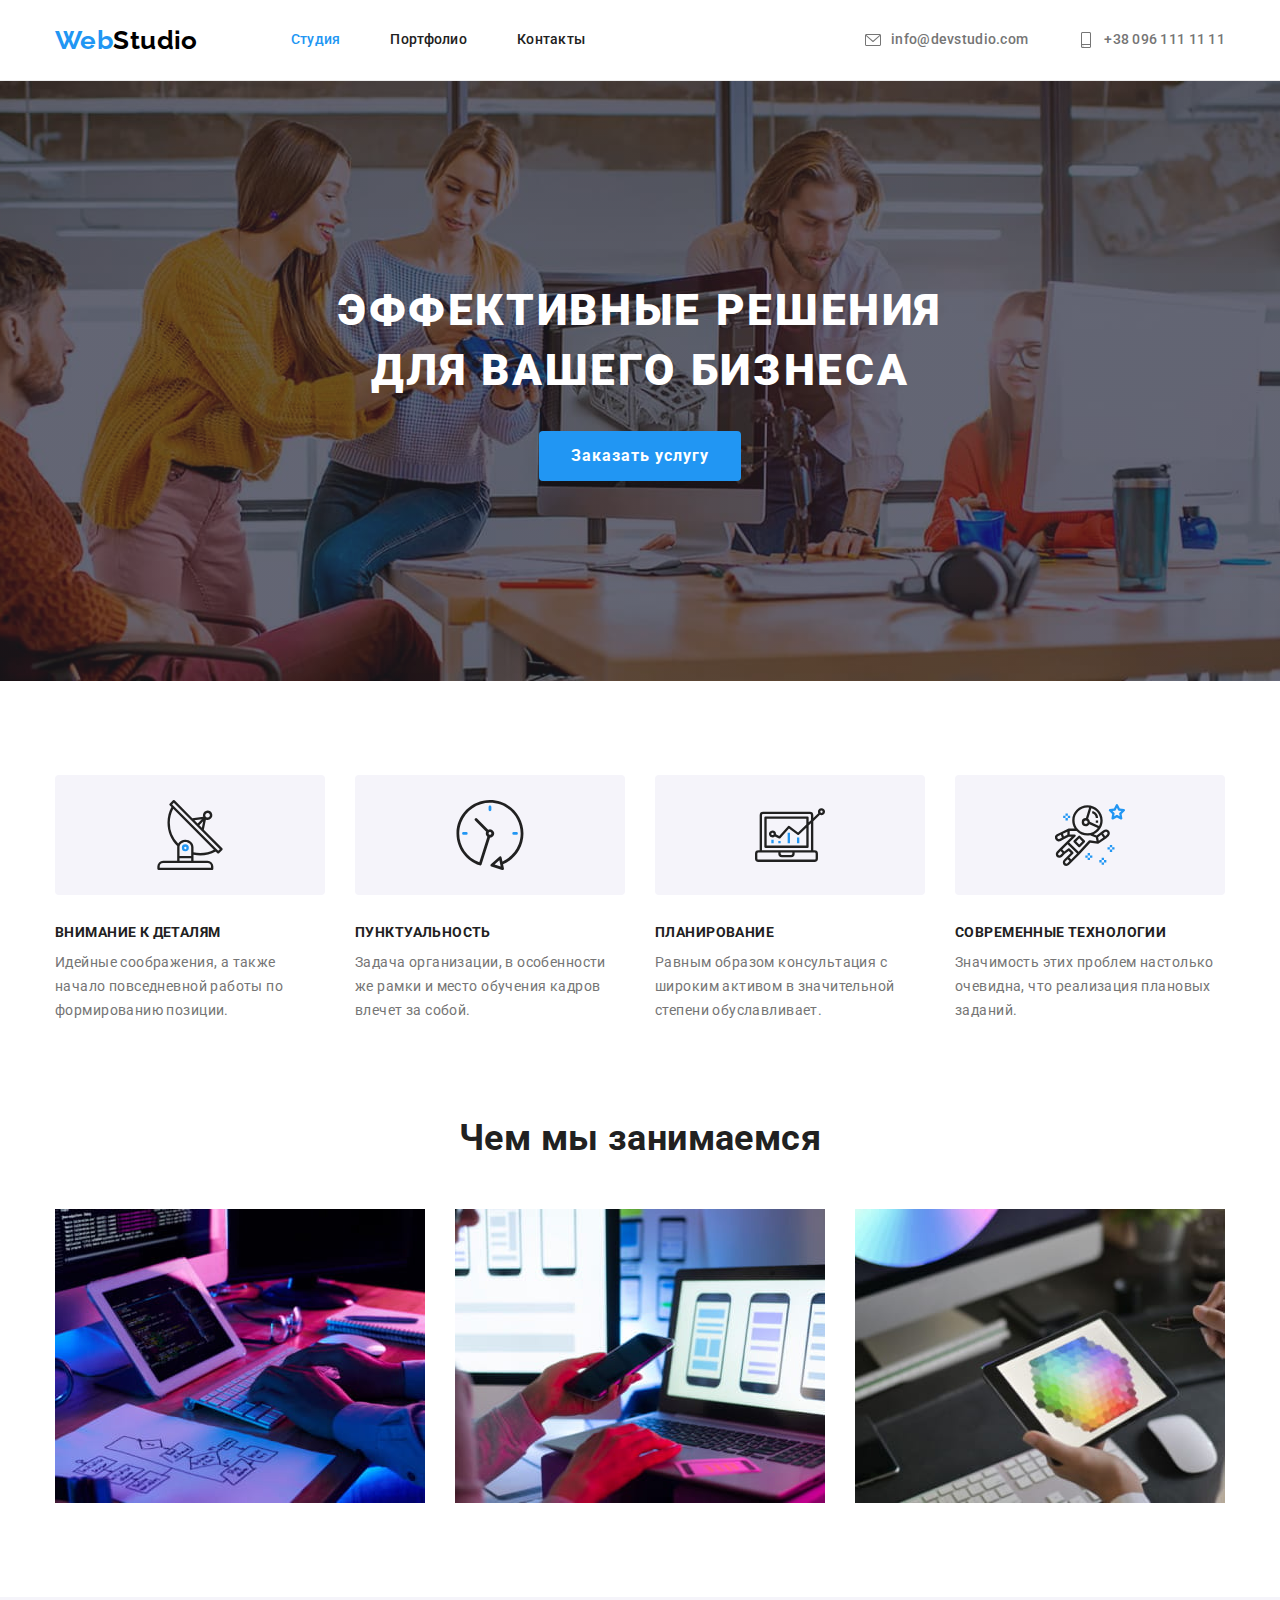
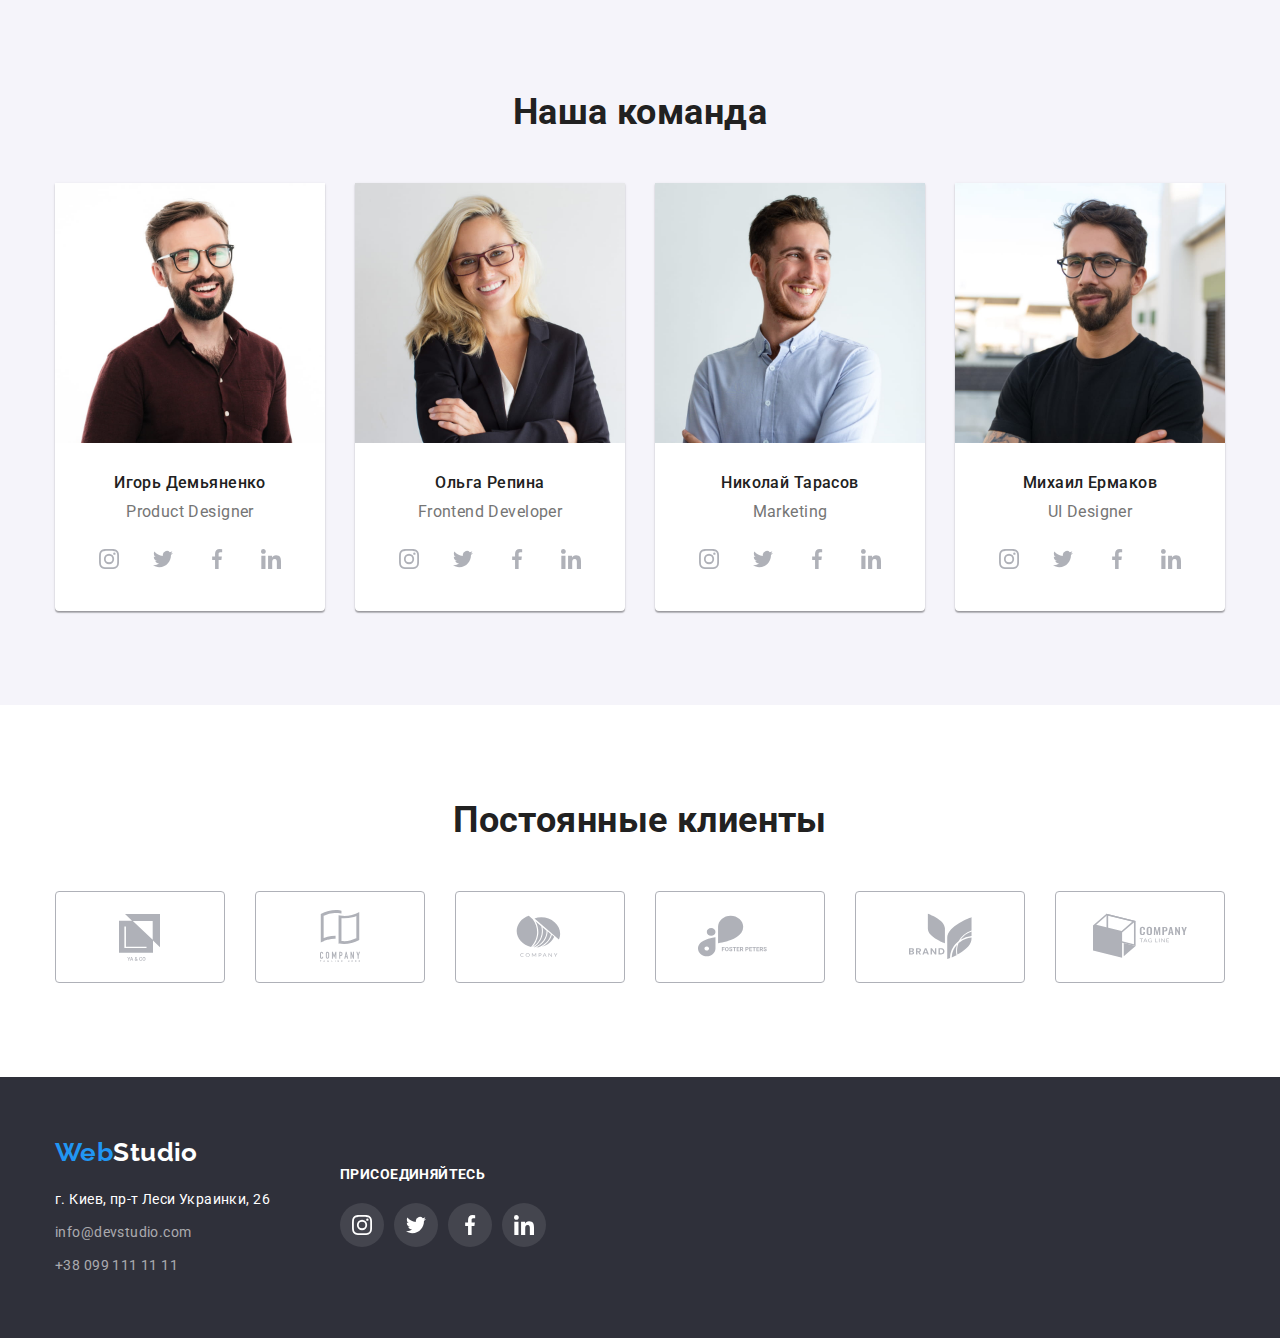
<file: index.html>
<!DOCTYPE html>
<html lang="ru">
  <head>
    <meta charset="UTF-8" />
    <meta http-equiv="X-UA-Compatible" content="IE=edge" />
    <meta name="viewport" content="width=device-width, initial-scale=1.0" />
    <title>Студия</title>
    <link rel="preconnect" href="https://fonts.googleapis.com" />
    <link rel="preconnect" href="https://fonts.gstatic.com" crossorigin />
    <link
      href="https://fonts.googleapis.com/css2?family=Raleway:wght@700&family=Roboto:wght@400;500;700;900&display=swap"
      rel="stylesheet"
    />
    <link
      rel="stylesheet"
      href="https://cdnjs.cloudflare.com/ajax/libs/modern-normalize/1.1.0/modern-normalize.min.css"
    />
    <link rel="stylesheet" href="./css/styles.css" />
  </head>
  <body>
    <!-- Header -->
    <header class="header">
      <div class="container header-content">
        <!-- Navigation -->
        <nav class="navigate">
          <!-- logo and link to homepage -->
          <a class="link logo" href="./index.html"> Web<span class="logo-header">Studio</span> </a>
          <!-- list of links to website pages -->
          <ul class="list site-nav">
            <li class="item"><a class="link current" href="./index.html">Студия</a></li>
            <li class="item"><a class="link" href="./portfolio.html">Портфолио</a></li>
            <li class="item"><a class="link" href="">Контакты</a></li>
          </ul>
        </nav>
        <!-- contacts -->
        <ul class="list contacts-nav">
          <li class="item">
            <a class="link" href="mailto:info@devstudio.com">
              <div class="icon-thumb">
                <svg class="icon" width="16" height="16">
                  <use href="./images/icons.svg#header-mail"></use>
                </svg>
              </div>
              info@devstudio.com
            </a>
          </li>
          <li class="item">
            <a class="link" href="tel:+380961111111">
              <div class="icon-thumb">
                <svg class="icon" width="16" height="16">
                  <use href="./images/icons.svg#header-tel"></use>
                </svg>
              </div>
              +38 096 111 11 11
            </a>
          </li>
        </ul>
      </div>
    </header>
    <!-- Main content -->
    <main>
      <!-- block hero -->
      <section class="hero">
        <div class="container">
          <h1 class="hero-title">Эффективные решения для вашего бизнеса</h1>
          <button class="button primary" type="button">Заказать услугу</button>
        </div>
      </section>

      <!-- features of the studio -->
      <section class="section no-bottom">
        <div class="container">
          <!-- hidden title -->
          <h2 class="section-title hidden">Особенности</h2>
          <ul class="list features-list">
            <li class="item">
              <div class="icon-thumb">
                <svg class="icon" width="70" height="70">
                  <use href="./images/icons.svg#features-antenna"></use>
                </svg>
              </div>
              <h3 class="title">Внимание к деталям</h3>
              <p class="text">
                Идейные соображения, а также начало повседневной работы по формированию позиции.
              </p>
            </li>
            <li class="item">
              <div class="icon-thumb">
                <svg class="icon" width="70" height="70">
                  <use href="./images/icons.svg#features-clock"></use>
                </svg>
              </div>
              <h3 class="title">Пунктуальность</h3>
              <p class="text">
                Задача организации, в особенности же рамки и место обучения кадров влечет за собой.
              </p>
            </li>
            <li class="item">
              <div class="icon-thumb">
                <svg class="icon" width="70" height="70">
                  <use href="./images/icons.svg#features-diagram"></use>
                </svg>
              </div>
              <h3 class="title">Планирование</h3>
              <p class="text">
                Равным образом консультация с широким активом в значительной степени обуславливает.
              </p>
            </li>
            <li class="item">
              <div class="icon-thumb">
                <svg class="icon" width="70" height="70">
                  <use href="./images/icons.svg#features-astronaut"></use>
                </svg>
              </div>
              <h3 class="title">Современные технологии</h3>
              <p class="text">
                Значимость этих проблем настолько очевидна, что реализация плановых заданий.
              </p>
            </li>
          </ul>
        </div>
      </section>

      <!-- what are we doing -->
      <section class="section">
        <div class="container">
          <h2 class="section-title">Чем мы занимаемся</h2>
          <ul class="list works">
            <li class="item">
              <img
                src="./images/what-we-do-1.jpg"
                alt="код для десктопа"
                width="370"
                height="294"
              />
            </li>
            <li class="item">
              <img
                src="./images/what-we-do-2.jpg"
                alt="код для мобильных телефонов"
                width="370"
                height="294"
              />
            </li>
            <li class="item">
              <img
                src="./images/what-we-do-3.jpg"
                alt="код для планшетов"
                width="370"
                height="294"
              />
            </li>
          </ul>
        </div>
      </section>

      <!-- our team -->
      <section class="section team">
        <div class="container">
          <h2 class="section-title">Наша команда</h2>
          <ul class="list team-list">
            <li class="item">
              <img src="./images/team-1-igor.jpg" alt="Игорь" width="270" height="260" />
              <div class="image-caption">
                <h3 class="title">Игорь Демьяненко</h3>
                <p class="text">Product Designer</p>
                <ul class="list socials team-socials">
                  <li class="social-item">
                    <a class="link socials-icon-thumb" href="">
                      <svg class="icon" width="20" height="20">
                        <use href="./images/icons.svg#social-instagram"></use>
                      </svg>
                    </a>
                  </li>
                  <li class="social-item">
                    <a class="link socials-icon-thumb" href="">
                      <svg class="icon" width="20" height="20">
                        <use href="./images/icons.svg#social-twitter"></use>
                      </svg>
                    </a>
                  </li>
                  <li class="social-item">
                    <a class="link socials-icon-thumb" href="">
                      <svg class="icon" width="20" height="20">
                        <use href="./images/icons.svg#social-facebook"></use>
                      </svg>
                    </a>
                  </li>
                  <li class="social-item">
                    <a class="link socials-icon-thumb" href="">
                      <svg class="icon" width="20" height="20">
                        <use href="./images/icons.svg#social-linkedin"></use>
                      </svg>
                    </a>
                  </li>
                </ul>
              </div>
            </li>
            <li class="item">
              <img src="./images/team-2-olga.jpg" alt="Ольга" width="270" height="260" />
              <div class="image-caption">
                <h3 class="title">Ольга Репина</h3>
                <p class="text">Frontend Developer</p>
                <ul class="list socials team-socials">
                  <li class="social-item">
                    <a class="link socials-icon-thumb" href="">
                      <svg class="icon" width="20" height="20">
                        <use href="./images/icons.svg#social-instagram"></use>
                      </svg>
                    </a>
                  </li>
                  <li class="social-item">
                    <a class="link socials-icon-thumb" href="">
                      <svg class="icon" width="20" height="20">
                        <use href="./images/icons.svg#social-twitter"></use>
                      </svg>
                    </a>
                  </li>
                  <li class="social-item">
                    <a class="link socials-icon-thumb" href="">
                      <svg class="icon" width="20" height="20">
                        <use href="./images/icons.svg#social-facebook"></use>
                      </svg>
                    </a>
                  </li>
                  <li class="social-item">
                    <a class="link socials-icon-thumb" href="">
                      <svg class="icon" width="20" height="20">
                        <use href="./images/icons.svg#social-linkedin"></use>
                      </svg>
                    </a>
                  </li>
                </ul>
              </div>
            </li>
            <li class="item">
              <img src="./images/team-3-nikolai.jpg" alt="Николай" width="270" height="260" />
              <div class="image-caption">
                <h3 class="title">Николай Тарасов</h3>
                <p class="text">Marketing</p>
                <ul class="list socials team-socials">
                  <li class="social-item">
                    <a class="link socials-icon-thumb" href="">
                      <svg class="icon" width="20" height="20">
                        <use href="./images/icons.svg#social-instagram"></use>
                      </svg>
                    </a>
                  </li>
                  <li class="social-item">
                    <a class="link socials-icon-thumb" href="">
                      <svg class="icon" width="20" height="20">
                        <use href="./images/icons.svg#social-twitter"></use>
                      </svg>
                    </a>
                  </li>
                  <li class="social-item">
                    <a class="link socials-icon-thumb" href="">
                      <svg class="icon" width="20" height="20">
                        <use href="./images/icons.svg#social-facebook"></use>
                      </svg>
                    </a>
                  </li>
                  <li class="social-item">
                    <a class="link socials-icon-thumb" href="">
                      <svg class="icon" width="20" height="20">
                        <use href="./images/icons.svg#social-linkedin"></use>
                      </svg>
                    </a>
                  </li>
                </ul>
              </div>
            </li>
            <li class="item">
              <img src="./images/team-4-michail.jpg" alt="Михаил" width="270" height="260" />
              <div class="image-caption">
                <h3 class="title">Михаил Ермаков</h3>
                <p class="text">UI Designer</p>
                <ul class="list socials team-socials">
                  <li class="social-item">
                    <a class="link socials-icon-thumb" href="">
                      <svg class="icon" width="20" height="20">
                        <use href="./images/icons.svg#social-instagram"></use>
                      </svg>
                    </a>
                  </li>
                  <li class="social-item">
                    <a class="link socials-icon-thumb" href="">
                      <svg class="icon" width="20" height="20">
                        <use href="./images/icons.svg#social-twitter"></use>
                      </svg>
                    </a>
                  </li>
                  <li class="social-item">
                    <a class="link socials-icon-thumb" href="">
                      <svg class="icon" width="20" height="20">
                        <use href="./images/icons.svg#social-facebook"></use>
                      </svg>
                    </a>
                  </li>
                  <li class="social-item">
                    <a class="link socials-icon-thumb" href="">
                      <svg class="icon" width="20" height="20">
                        <use href="./images/icons.svg#social-linkedin"></use>
                      </svg>
                    </a>
                  </li>
                </ul>
              </div>
            </li>
          </ul>
        </div>
      </section>

      <!-- regular customers -->
      <section class="section">
        <div class="container">
          <h2 class="section-title">Постоянные клиенты</h2>
          <ul class="list customers">
            <li class="item">
              <a class="link company-icon-thumb" href="">
                <svg class="icon" width="106" height="60">
                  <use href="./images/icons.svg#company-one"></use>
                </svg>
              </a>
            </li>
            <li class="item">
              <a class="link company-icon-thumb" href="">
                <svg class="icon" width="106" height="60">
                  <use href="./images/icons.svg#company-two"></use>
                </svg>
              </a>
            </li>
            <li class="item">
              <a class="link company-icon-thumb" href="">
                <svg class="icon" width="106" height="60">
                  <use href="./images/icons.svg#company-three"></use>
                </svg>
              </a>
            </li>
            <li class="item">
              <a class="link company-icon-thumb" href="">
                <svg class="icon" width="106" height="60">
                  <use href="./images/icons.svg#company-four"></use>
                </svg>
              </a>
            </li>
            <li class="item">
              <a class="link company-icon-thumb" href="">
                <svg class="icon" width="106" height="60">
                  <use href="./images/icons.svg#company-five"></use>
                </svg>
              </a>
            </li>
            <li class="item">
              <a class="link company-icon-thumb" href="">
                <svg class="icon" width="106" height="60">
                  <use href="./images/icons.svg#company-six"></use>
                </svg>
              </a>
            </li>
          </ul>
        </div>
      </section>
    </main>
    <!-- footer -->
    <footer class="footer">
      <div class="container">
        <div class="flex">
          <!-- logo and address -->
          <div class="footer-item">
            <!-- logo and link to homepage -->
            <a class="link logo" href="./index.html">
              Web<span class="logo-footer">Studio</span>
            </a>
            <!-- address -->
            <address>
              <ul class="list address-nav">
                <li class="item">
                  <a
                    class="link direction"
                    href="https://goo.gl/maps/HgY1Wng7k1sUMK6fA"
                    target="_blank"
                  >
                    г. Киев, пр-т Леси Украинки, 26
                  </a>
                </li>
                <!-- contacts -->
                <li class="item">
                  <a class="link contacts" href="mailto:info@devstudio.com">info@devstudio.com</a>
                </li>
                <li class="item">
                  <a class="link contacts" href="tel:+380991111111">+38 099 111 11 11</a>
                </li>
              </ul>
            </address>
          </div>
          <!-- call to active and socials -->
          <div class="footer-item">
            <!-- call to active -->
            <b class="cta">присоединяйтесь</b>
            <!-- socials -->
            <ul class="list socials footer-socials">
              <li class="social-item">
                <a class="link socials-icon-thumb" href="">
                  <svg class="icon" width="20" height="20">
                    <use href="./images/icons.svg#social-instagram"></use>
                  </svg>
                </a>
              </li>
              <li class="social-item">
                <a class="link socials-icon-thumb" href="">
                  <svg class="icon" width="20" height="20">
                    <use href="./images/icons.svg#social-twitter"></use>
                  </svg>
                </a>
              </li>
              <li class="social-item">
                <a class="link socials-icon-thumb" href="">
                  <svg class="icon" width="20" height="20">
                    <use href="./images/icons.svg#social-facebook"></use>
                  </svg>
                </a>
              </li>
              <li class="social-item">
                <a class="link socials-icon-thumb" href="">
                  <svg class="icon" width="20" height="20">
                    <use href="./images/icons.svg#social-linkedin"></use>
                  </svg>
                </a>
              </li>
            </ul>
          </div>
        </div>
      </div>
    </footer>
  </body>
</html>
</file>
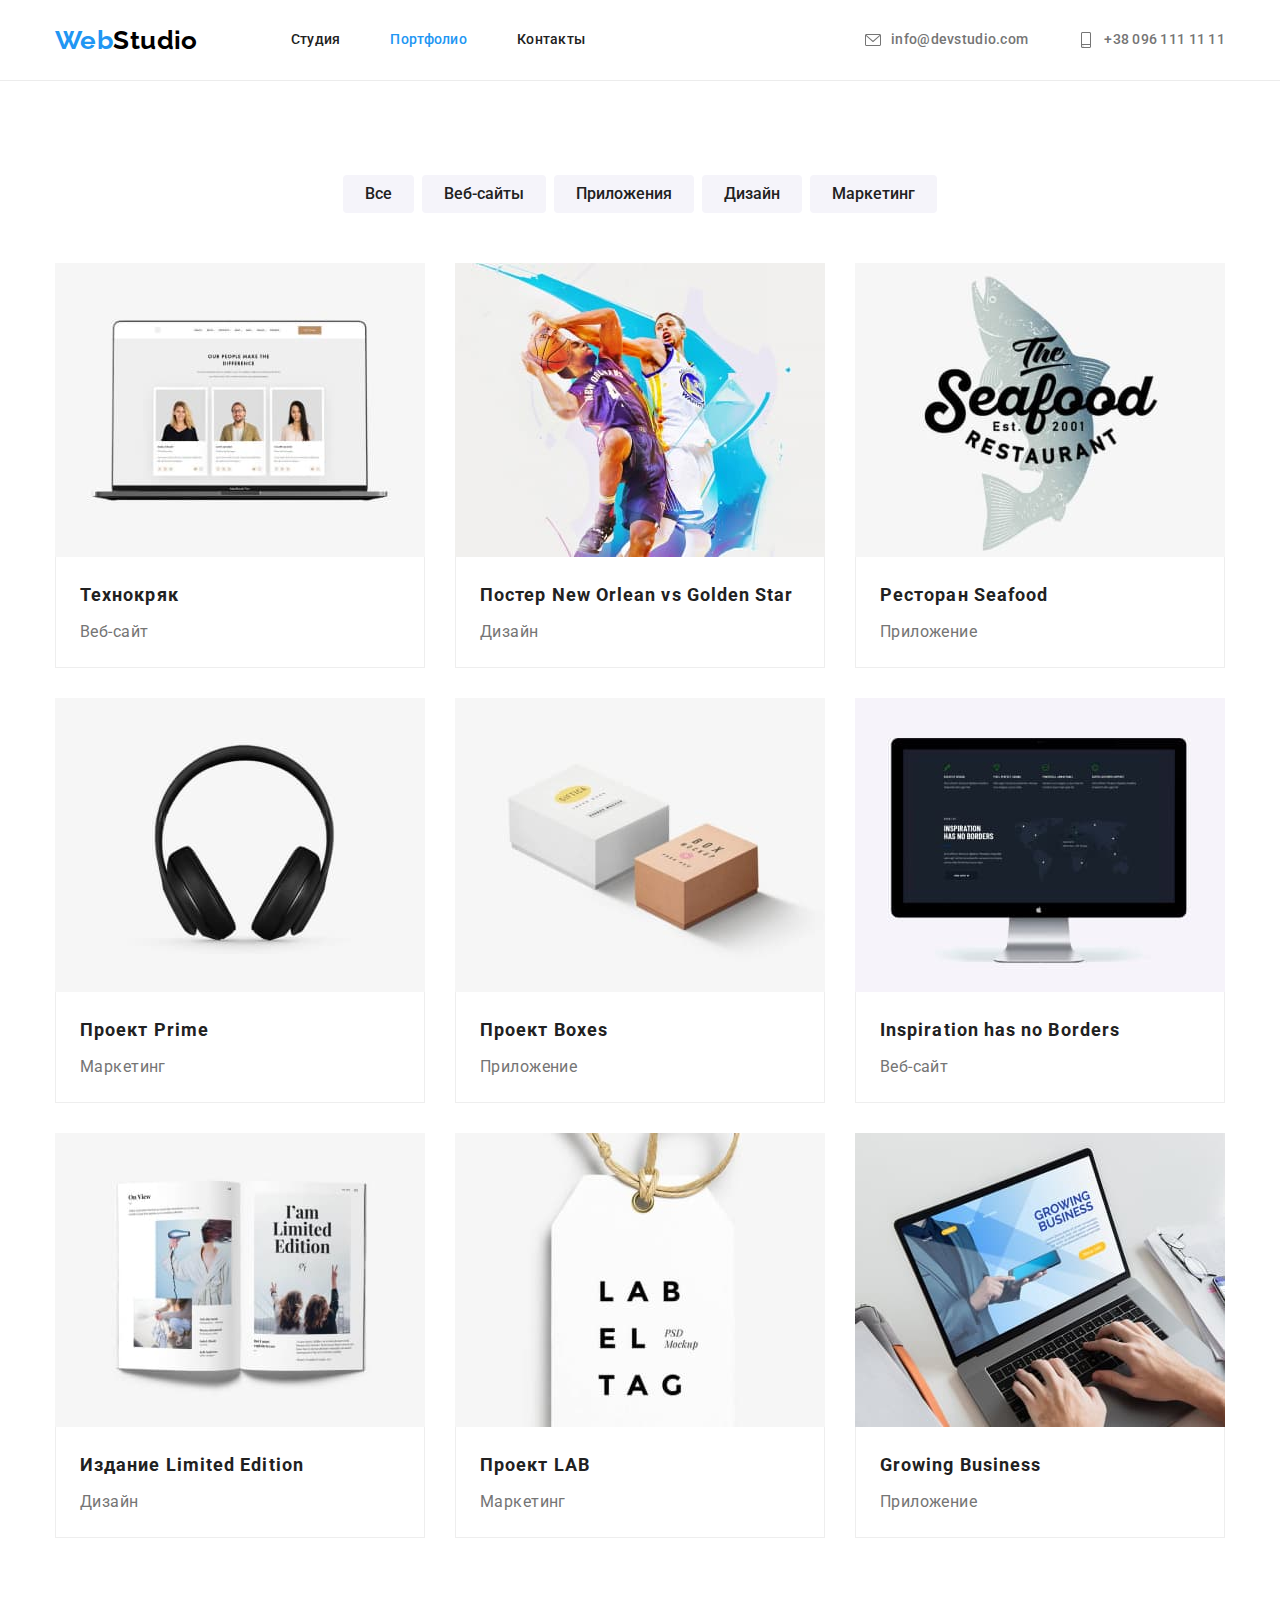
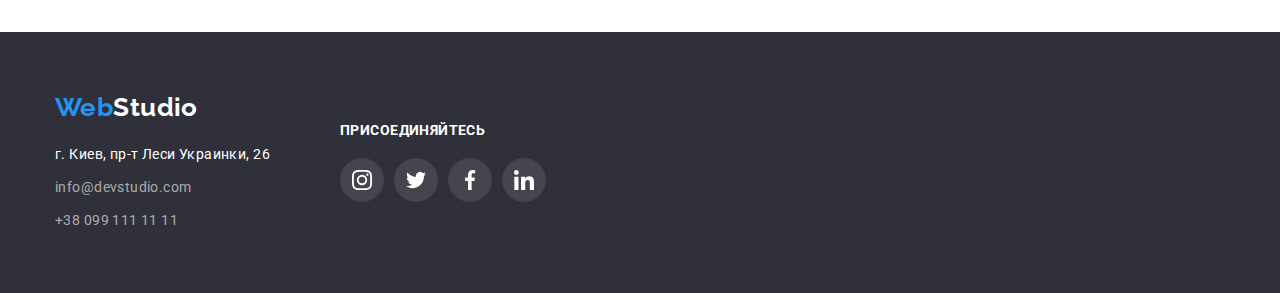
<file: portfolio.html>
<!DOCTYPE html>
<html lang="ru">
  <head>
    <meta charset="UTF-8" />
    <meta http-equiv="X-UA-Compatible" content="IE=edge" />
    <meta name="viewport" content="width=device-width, initial-scale=1.0" />
    <title>Портфолио</title>
    <link rel="preconnect" href="https://fonts.googleapis.com" />
    <link rel="preconnect" href="https://fonts.gstatic.com" crossorigin />
    <link
      href="https://fonts.googleapis.com/css2?family=Raleway:wght@700&family=Roboto:wght@400;500;700;900&display=swap"
      rel="stylesheet"
    />
    <link
      rel="stylesheet"
      href="https://cdnjs.cloudflare.com/ajax/libs/modern-normalize/1.1.0/modern-normalize.min.css"
    />
    <link rel="stylesheet" href="./css/styles.css" />
  </head>
  <body>
    <!-- Header -->
    <header class="header">
      <div class="container header-content">
        <!-- Navigation -->
        <nav class="navigate">
          <!-- logo and link to homepage -->
          <a class="link logo" href="./index.html"> Web<span class="logo-header">Studio</span> </a>
          <!-- list of links to website pages -->
          <ul class="list site-nav">
            <li class="item"><a class="link" href="./index.html">Студия</a></li>
            <li class="item"><a class="link current" href="./portfolio.html">Портфолио</a></li>
            <li class="item"><a class="link" href="">Контакты</a></li>
          </ul>
        </nav>
        <!-- contacts -->
        <ul class="list contacts-nav">
          <li class="item">
            <a class="link" href="mailto:info@devstudio.com">
              <div class="icon-thumb">
                <svg class="icon" width="16" height="16">
                  <use href="./images/icons.svg#header-mail"></use>
                </svg>
              </div>
              info@devstudio.com
            </a>
          </li>
          <li class="item">
            <a class="link" href="tel:+380961111111">
              <div class="icon-thumb">
                <svg class="icon" width="16" height="16">
                  <use href="./images/icons.svg#header-tel"></use>
                </svg>
              </div>
              +38 096 111 11 11
            </a>
          </li>
        </ul>
      </div>
    </header>
    <!-- Main content -->
    <main>
      <!-- Section portfolio -->
      <section class="section">
        <div class="container">
          <!-- hidden title -->
          <h1 class="section-title hidden">Портфолио</h1>
          <!-- filter list -->
          <ul class="list filter">
            <li class="item">
              <button class="button secondary" type="button">Все</button>
            </li>
            <li class="item">
              <button class="button secondary" type="button">Веб-сайты</button>
            </li>
            <li class="item">
              <button class="button secondary" type="button">Приложения</button>
            </li>
            <li class="item">
              <button class="button secondary" type="button">Дизайн</button>
            </li>
            <li class="item">
              <button class="button secondary" type="button">Маркетинг</button>
            </li>
          </ul>
          <!-- portfolio content list -->
          <ul class="list portfolio-list">
            <li class="item">
              <a class="link" href="">
                <img
                  src="./images/portfolio-1.jpg"
                  alt="сайт на ноутбуке"
                  width="370"
                  height="294"
                />
                <div class="image-caption">
                  <h2 class="title">Технокряк</h2>
                  <p class="text">Веб-сайт</p>
                </div>
              </a>
            </li>
            <li class="item">
              <a class="link" href="">
                <img
                  src="./images/portfolio-2.jpg"
                  alt="противоборствующие баскетболисты"
                  width="370"
                  height="294"
                />
                <div class="image-caption">
                  <h2 class="title">Постер New Orlean vs Golden Star</h2>
                  <p class="text">Дизайн</p>
                </div>
              </a>
            </li>
            <li class="item">
              <a class="link" href="">
                <img
                  src="./images/portfolio-3.jpg"
                  alt="логотип ресторана"
                  width="370"
                  height="294"
                />
                <div class="image-caption">
                  <h2 class="title">Ресторан Seafood</h2>
                  <p class="text">Приложение</p>
                </div>
              </a>
            </li>
            <li class="item">
              <a class="link" href="">
                <img src="./images/portfolio-4.jpg" alt="наушники" width="370" height="294" />
                <div class="image-caption">
                  <h2 class="title">Проект Prime</h2>
                  <p class="text">Маркетинг</p>
                </div>
              </a>
            </li>
            <li class="item">
              <a class="link" href="">
                <img src="./images/portfolio-5.jpg" alt="две коробки" width="370" height="294" />
                <div class="image-caption">
                  <h2 class="title">Проект Boxes</h2>
                  <p class="text">Приложение</p>
                </div>
              </a>
            </li>
            <li class="item">
              <a class="link" href="">
                <img src="./images/portfolio-6.jpg" alt="монитор" width="370" height="294" />
                <div class="image-caption">
                  <h2 class="title">Inspiration has no Borders</h2>
                  <p class="text">Веб-сайт</p>
                </div>
              </a>
            </li>
            <li class="item">
              <a class="link" href="">
                <img src="./images/portfolio-7.jpg" alt="открытая книга" width="370" height="294" />
                <div class="image-caption">
                  <h2 class="title">Издание Limited Edition</h2>
                  <p class="text">Дизайн</p>
                </div>
              </a>
            </li>
            <li class="item">
              <a class="link" href="">
                <img src="./images/portfolio-8.jpg" alt="бирка" width="370" height="294" />
                <div class="image-caption">
                  <h2 class="title">Проект LAB</h2>
                  <p class="text">Маркетинг</p>
                </div>
              </a>
            </li>
            <li class="item">
              <a class="link" href="">
                <img
                  src="./images/portfolio-9.jpg"
                  alt="лептоп на рабочем месте"
                  width="370"
                  height="294"
                />
                <div class="image-caption">
                  <h2 class="title">Growing Business</h2>
                  <p class="text">Приложение</p>
                </div>
              </a>
            </li>
          </ul>
        </div>
      </section>
    </main>
    <!-- footer -->
    <footer class="footer">
      <div class="container">
        <div class="flex">
          <!-- logo and address -->
          <div class="footer-item">
            <!-- logo and link to homepage -->
            <a class="link logo" href="./index.html">
              Web<span class="logo-footer">Studio</span>
            </a>
            <!-- address -->
            <address>
              <ul class="list address-nav">
                <li class="item">
                  <a
                    class="link direction"
                    href="https://goo.gl/maps/HgY1Wng7k1sUMK6fA"
                    target="_blank"
                  >
                    г. Киев, пр-т Леси Украинки, 26
                  </a>
                </li>
                <!-- contacts -->
                <li class="item">
                  <a class="link contacts" href="mailto:info@devstudio.com">info@devstudio.com</a>
                </li>
                <li class="item">
                  <a class="link contacts" href="tel:+380991111111">+38 099 111 11 11</a>
                </li>
              </ul>
            </address>
          </div>
          <!-- call to active and socials -->
          <div class="footer-item">
            <!-- call to active -->
            <b class="cta">присоединяйтесь</b>
            <!-- socials -->
            <ul class="list socials footer-socials">
              <li class="social-item">
                <a class="link socials-icon-thumb" href="">
                  <svg class="icon" width="20" height="20">
                    <use href="./images/icons.svg#social-instagram"></use>
                  </svg>
                </a>
              </li>
              <li class="social-item">
                <a class="link socials-icon-thumb" href="">
                  <svg class="icon" width="20" height="20">
                    <use href="./images/icons.svg#social-twitter"></use>
                  </svg>
                </a>
              </li>
              <li class="social-item">
                <a class="link socials-icon-thumb" href="">
                  <svg class="icon" width="20" height="20">
                    <use href="./images/icons.svg#social-facebook"></use>
                  </svg>
                </a>
              </li>
              <li class="social-item">
                <a class="link socials-icon-thumb" href="">
                  <svg class="icon" width="20" height="20">
                    <use href="./images/icons.svg#social-linkedin"></use>
                  </svg>
                </a>
              </li>
            </ul>
          </div>
        </div>
      </div>
    </footer>
  </body>
</html>
</file>
<file: css/styles.css>
/* ======= */
/* general */
/* ======= */

:root {
  /* layout grid */
  --container-width: 1200px;
  --container-indent: 15px;
  --gutter: 30px;
  /* colors */
  --accent-color: #2196f3;
  --primary-btn-hover-color: #188ce8;
  --black-logo-color: #000000;
  --white-primary-color: #ffffff;
  --white-primary-opacity-color: rgba(255, 255, 255, 0.6);
  --white-secondary-color: #f5f4fa;
  --grey-primary-color: #757575;
  --grey-secondary-color: #212121;
  --grey-footer-color: #2f303a;
  --header-border-color: #ececec;
  --portfolio-card-border-color: #eeeeee;
  --icon-primary-color: #afb1b8;
  --icon-secondary-color: rgba(255, 255, 255, 0.1);
  /* gradient */
  --hero-background-gradient: rgba(47, 48, 58, 0.4), rgba(47, 48, 58, 0.4);
}

/* page */
body {
  font-family: 'roboto', sans-serif;
  font-size: 14px;
  line-height: 1.71;
  letter-spacing: 0.03em;
  color: var(--grey-primary-color);
  background-color: var(--white-primary-color);
}

img {
  max-width: 100%;
  display: block;
}

svg {
  display: block;
}

.container {
  max-width: var(--container-width);
  margin-left: auto;
  margin-right: auto;
  padding-left: var(--container-indent);
  padding-right: var(--container-indent);
}

/* delete list marks, margins and padding */
.list {
  margin-top: 0;
  margin-bottom: 0;
  padding-left: 0;

  list-style: none;
}

/* delete links underline */
.link {
  text-decoration: none;
}

/* sections */
.section {
  padding-top: 94px;
  padding-bottom: 94px;
}

.section.no-bottom {
  padding-bottom: 0;
}

.section.team {
  background-color: var(--white-secondary-color);
}

.section-title {
  margin-top: 0;
  margin-bottom: 50px;

  font-size: 36px;
  line-height: 1.17;
  text-align: center;
  color: var(--grey-secondary-color);
}

.section-title.hidden {
  position: absolute;
  width: 1px;
  height: 1px;
  margin: -1px;
  border: 0;
  padding: 0;
  white-space: nowrap;
  clip-path: inset(100%);
  clip: rect(0 0 0 0);
  overflow: hidden;
}

/* =========== */
/* END general */
/* =========== */

/* ======= */
/* buttons */
/* ======= */

.button {
  border-width: 0;
  border-style: solid;
  border-color: transparent;
  border-radius: 4px;

  background-color: var(--white-primary-color);
  color: var(--black-logo-color);
  cursor: pointer;
  outline: none;
}

/* primary */
.button.primary {
  padding: 10px 32px;

  font-weight: 700;
  font-size: 16px;
  line-height: 1.88;
  letter-spacing: 0.06em;
  background-color: var(--accent-color);
  color: var(--white-primary-color);
}

.button.primary:hover,
.button.primary:focus {
  background-color: var(--primary-btn-hover-color);
}

/* secondary */
.button.secondary {
  padding: 6px 22px;

  font-weight: 500;
  font-size: 16px;
  line-height: 1.62;
  background-color: var(--white-secondary-color);
  color: var(--grey-secondary-color);
}

.button.secondary:hover,
.button.secondary:focus {
  background-color: var(--accent-color);
  color: var(--white-primary-color);
  box-shadow: 0px 3px 1px rgba(0, 0, 0, 0.1), 0px 1px 2px rgba(0, 0, 0, 0.08),
    0px 2px 2px rgba(0, 0, 0, 0.12);
}

/* =========== */
/* END buttons */
/* =========== */

/* ============ */
/* social icons */
/* ============ */

.socials {
  display: flex;
  align-items: center;
}

.socials > .social-item + .social-item {
  margin-left: 10px;
}

.socials-icon-thumb {
  width: 44px;
  height: 44px;
  border-radius: 50%;
  display: flex;
  justify-content: center;
  align-items: center;
}

.socials-icon-thumb > .icon {
  fill: currentColor;
}

/* ================ */
/* END social icons */
/* ================ */

/* ==== */
/* logo */
/* ==== */

.logo {
  display: block;

  font-family: 'raleway';
  font-weight: 700;
  font-size: 26px;
  line-height: 1.19;
  color: var(--accent-color);
}

.logo-header {
  color: var(--black-logo-color);
}

.logo-footer {
  color: var(--white-primary-color);
}

.logo:hover,
.logo:hover > .logo-header,
.logo:hover > .logo-footer {
  color: var(--accent-color);
}

/* ======== */
/* END logo */
/* ======== */

/* ============== */
/* header of page */
/* ============== */

.header {
  border-bottom-width: 1px;
  border-bottom-style: solid;
  border-bottom-color: var(--header-border-color);
}

.header-content {
  display: flex;
  align-items: center;
  justify-content: space-between;
}

.navigate {
  display: flex;
  align-items: center;
}

/* general */
.site-nav,
.contacts-nav {
  font-weight: 500;
  line-height: 1.14;
  letter-spacing: 0.02em;
}

/* site nav */
.site-nav {
  margin-left: 93px;
  display: flex;
}

.site-nav > .item + .item {
  margin-left: 50px;
}

.site-nav .link {
  display: block;
  padding-top: 32px;
  padding-bottom: 32px;

  color: var(--grey-secondary-color);
}

.site-nav .link:hover,
.site-nav .link:focus {
  color: var(--accent-color);
}

.site-nav .link.current {
  color: var(--accent-color);
}

/* contacts nav */
.contacts-nav {
  display: flex;
}

.contacts-nav > .item + .item {
  margin-left: 50px;
}

.contacts-nav .link {
  display: flex;
  align-items: center;
  padding-top: 32px;
  padding-bottom: 32px;

  color: var(--grey-primary-color);
}

.contacts-nav .link:hover,
.contacts-nav .link:focus {
  color: var(--accent-color);
}

.contacts-nav .icon-thumb {
  width: 16px;
  height: 16px;
  margin-right: 10px;
}

.contacts-nav .icon {
  fill: currentColor;
}

/* ================== */
/* END header of page */
/* ================== */

/* ============== */
/* footer of page */
/* ============== */

.footer {
  padding-top: 60px;
  padding-bottom: 60px;

  background-color: var(--grey-footer-color);
}

.footer .flex {
  display: flex;
  align-items: center;
}

.footer .footer-item + .footer-item {
  margin-left: 70px;
}

/* logo and address */
.footer .logo {
  margin-bottom: 20px;
}

.address-nav {
  font-style: normal;
}

.address-nav > .item:not(:last-child) {
  margin-bottom: 9px;
}

.address-nav .link {
  display: block;
}

.address-nav .direction {
  color: var(--white-primary-color);
}

.address-nav .contacts {
  color: var(--white-primary-opacity-color);
}

.address-nav .contacts:hover,
.address-nav .contacts:focus {
  color: var(--accent-color);
}

/* call to active and socials */
.cta {
  margin-bottom: 20px;
  display: block;

  line-height: 1.14;
  text-transform: uppercase;
  color: var(--white-primary-color);
}

.footer-socials .socials-icon-thumb {
  background-color: var(--icon-secondary-color);
  color: var(--white-primary-color);
  outline: none;
}

.footer-socials .socials-icon-thumb:hover,
.footer-socials .socials-icon-thumb:focus {
  background-color: var(--accent-color);
}

/* ================== */
/* END footer of page */
/* ================== */

/* ======================== */
/* studio page main content */
/* ======================== */

/* block hero */
.hero {
  max-width: 1600px;
  max-height: 600px;
  margin-right: auto;
  margin-left: auto;
  padding-top: 200px;
  padding-bottom: 200px;

  text-align: center;
  background-color: var(--grey-footer-color);
  background-image: linear-gradient(var(--hero-background-gradient)), url(../images/bcg-hero.jpg);
  background-size: cover;
  background-position: center;
  background-repeat: no-repeat;
}

.hero-title {
  max-width: 696px;
  margin-top: 0;
  margin-right: auto;
  margin-bottom: 30px;
  margin-left: auto;

  font-weight: 900;
  font-size: 44px;
  line-height: 1.36;
  letter-spacing: 0.06em;
  text-transform: uppercase;
  color: var(--white-primary-color);
}
/* END block hero */

/* section features */
.features-list {
  margin-top: calc(-1 * var(--gutter));
  margin-left: calc(-1 * var(--gutter));
  display: flex;
}

.features-list > .item {
  width: calc(100% / 4 - var(--gutter));
  margin-top: var(--gutter);
  margin-left: var(--gutter);
}

.features-list .icon-thumb {
  width: 270px;
  height: 120px;
  margin-bottom: 30px;
  border-radius: 4px;
  display: flex;
  justify-content: center;
  align-items: center;

  background-color: var(--white-secondary-color);
}

.features-list .title {
  margin-top: 0;
  margin-bottom: 10px;

  font-size: 14px;
  line-height: 1.14;
  text-transform: uppercase;
  color: var(--grey-secondary-color);
}

.features-list .text {
  margin-top: 0;
  margin-bottom: 0;
}
/* END section features */

/* section what we do */
.works {
  margin-top: calc(-1 * var(--gutter));
  margin-left: calc(-1 * var(--gutter));
  display: flex;
}

.works > .item {
  width: calc(100% / 3 - var(--gutter));
  margin-top: var(--gutter);
  margin-left: var(--gutter);
}
/* END section what we do */

/* section our team */
.team-list {
  margin-top: calc(-1 * var(--gutter));
  margin-left: calc(-1 * var(--gutter));
  display: flex;
}

.team-list > .item {
  width: calc(100% / 4 - var(--gutter));
  margin-top: var(--gutter);
  margin-left: var(--gutter);
  border-radius: 0px 0px 4px 4px;

  background-color: var(--white-primary-color);
  box-shadow: 0px 1px 3px rgba(0, 0, 0, 0.12), 0px 1px 1px rgba(0, 0, 0, 0.14),
    0px 2px 1px rgba(0, 0, 0, 0.2);
}

.team-list .image-caption {
  padding-top: 30px;
  padding-right: 32px;
  padding-bottom: 30px;
  padding-left: 32px;
}

.team-list .title,
.team-list .text {
  font-size: 16px;
  line-height: 1.19;
  text-align: center;
}

.team-list .title {
  margin-top: 0;
  margin-bottom: 10px;

  font-weight: 500;
  color: var(--grey-secondary-color);
}

.team-list .text {
  margin-top: 0;
  margin-bottom: 16px;
}

/* team socials */
.team-socials .socials-icon-thumb {
  color: var(--icon-primary-color);
}

.team-socials .socials-icon-thumb:hover,
.team-socials .socials-icon-thumb:focus {
  background-color: var(--accent-color);
  color: var(--white-primary-color);
  outline: none;
}
/* END section our team */

/* section regular customers */
.customers {
  display: flex;
}

.customers > .item + .item {
  margin-left: 30px;
}

.company-icon-thumb {
  width: 170px;
  height: 92px;
  border-width: 1px;
  border-style: solid;
  border-color: var(--icon-primary-color);
  border-radius: 4px;
  display: flex;
  justify-content: center;
  align-items: center;

  outline: none;
}

.company-icon-thumb:hover,
.company-icon-thumb:focus {
  border-color: var(--accent-color);
}

.company-icon-thumb > .icon {
  fill: var(--icon-primary-color);
}

.company-icon-thumb:hover > .icon,
.company-icon-thumb:focus > .icon {
  fill: var(--accent-color);
}
/* END section regular customers */

/* ============================ */
/* END studio page main content */
/* ============================ */

/* =========================== */
/* portfolio page main content */
/* =========================== */

/* portfolio filter */
.filter {
  margin-bottom: 50px;
  display: flex;
  justify-content: center;
}

.filter > .item + .item {
  margin-left: 8px;
}

/* portfolio list */
.portfolio-list {
  margin-top: calc(-1 * var(--gutter));
  margin-left: calc(-1 * var(--gutter));
  display: flex;
  flex-wrap: wrap;
}

.portfolio-list > .item {
  width: calc(100% / 3 - var(--gutter));
  margin-top: var(--gutter);
  margin-left: var(--gutter);
}

.portfolio-list > .item:hover {
  box-shadow: 0px 1px 1px rgba(0, 0, 0, 0.12), 0px 4px 4px rgba(0, 0, 0, 0.06),
    1px 4px 6px rgba(0, 0, 0, 0.16);
}

.portfolio-list .link {
  display: block;
}

.portfolio-list .image-caption {
  padding: 20px 24px;

  border-width: 1px;
  border-style: solid;
  border-color: var(--portfolio-card-border-color);
  border-top: none;
}

.portfolio-list .title {
  margin-top: 0;
  margin-bottom: 4px;

  font-size: 18px;
  line-height: 2;
  letter-spacing: 0.06em;
  color: var(--grey-secondary-color);
}

.portfolio-list .text {
  margin-top: 0;
  margin-bottom: 0;

  font-size: 16px;
  line-height: 1.88;
  color: var(--grey-primary-color);
}

/* =============================== */
/* END portfolio page main content */
/* =============================== */
</file>
